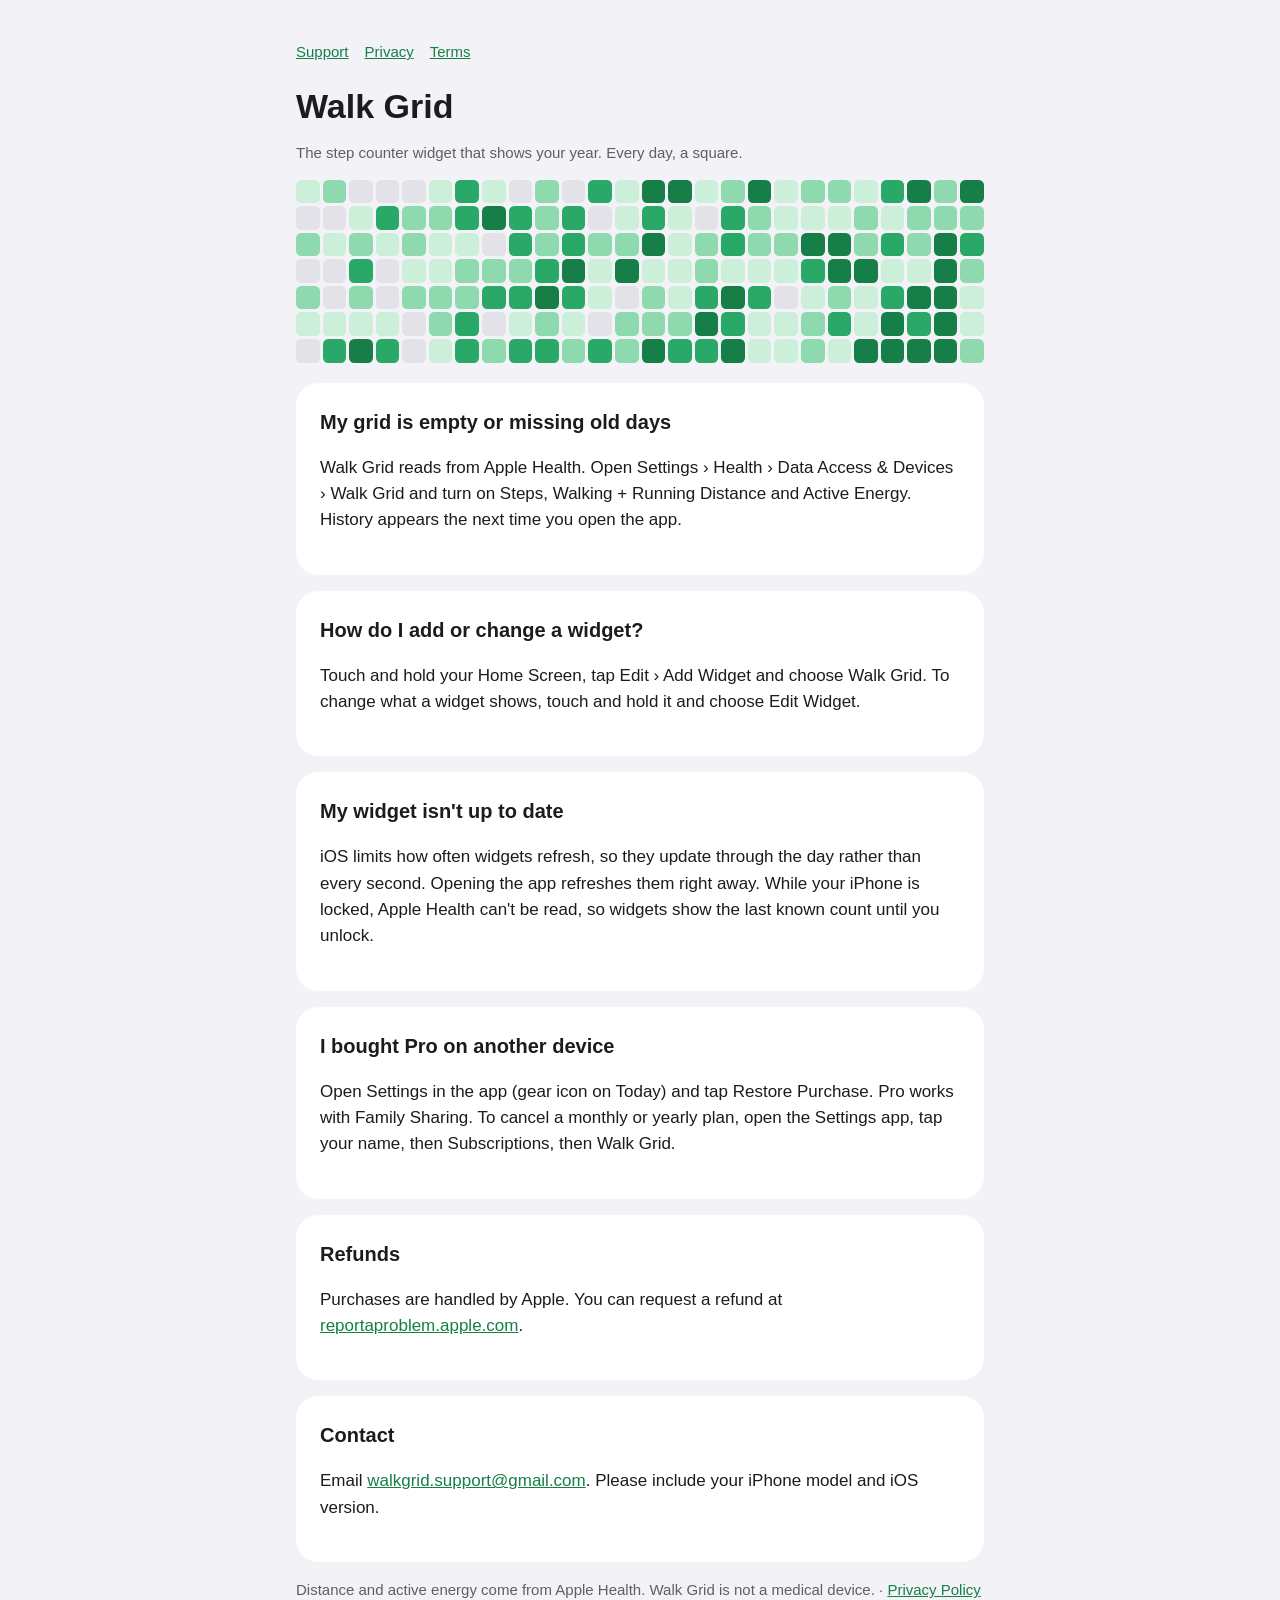
<file: index.html>
<!doctype html>
<html lang="en"><head><meta charset="utf-8"><meta name="viewport" content="width=device-width,initial-scale=1">
<title>Walk Grid — Support</title><link rel="stylesheet" href="style.css"></head>
<body><main>
<nav><a href="index.html">Support</a><a href="privacy.html">Privacy</a><a href="terms.html">Terms</a></nav>
<h1>Walk Grid</h1>
<p class="muted">The step counter widget that shows your year. Every day, a square.</p>
<div class="grid" aria-hidden="true"><i class="l1"></i><i class="l2"></i><i></i><i></i><i></i><i class="l1"></i><i class="l3"></i><i class="l1"></i><i></i><i class="l2"></i><i></i><i class="l3"></i><i class="l1"></i><i class="l4"></i><i class="l4"></i><i class="l1"></i><i class="l2"></i><i class="l4"></i><i class="l1"></i><i class="l2"></i><i class="l2"></i><i class="l1"></i><i class="l3"></i><i class="l4"></i><i class="l2"></i><i class="l4"></i><i></i><i></i><i class="l1"></i><i class="l3"></i><i class="l2"></i><i class="l2"></i><i class="l3"></i><i class="l4"></i><i class="l3"></i><i class="l2"></i><i class="l3"></i><i></i><i class="l1"></i><i class="l3"></i><i class="l1"></i><i></i><i class="l3"></i><i class="l2"></i><i class="l1"></i><i class="l1"></i><i class="l1"></i><i class="l2"></i><i class="l1"></i><i class="l2"></i><i class="l2"></i><i class="l2"></i><i class="l2"></i><i class="l1"></i><i class="l2"></i><i class="l1"></i><i class="l2"></i><i class="l1"></i><i class="l1"></i><i></i><i class="l3"></i><i class="l2"></i><i class="l3"></i><i class="l2"></i><i class="l2"></i><i class="l4"></i><i class="l1"></i><i class="l2"></i><i class="l3"></i><i class="l2"></i><i class="l2"></i><i class="l4"></i><i class="l4"></i><i class="l2"></i><i class="l3"></i><i class="l2"></i><i class="l4"></i><i class="l3"></i><i></i><i></i><i class="l3"></i><i></i><i class="l1"></i><i class="l1"></i><i class="l2"></i><i class="l2"></i><i class="l2"></i><i class="l3"></i><i class="l4"></i><i class="l1"></i><i class="l4"></i><i class="l1"></i><i class="l1"></i><i class="l2"></i><i class="l1"></i><i class="l1"></i><i class="l1"></i><i class="l3"></i><i class="l4"></i><i class="l4"></i><i class="l1"></i><i class="l1"></i><i class="l4"></i><i class="l2"></i><i class="l2"></i><i></i><i class="l2"></i><i></i><i class="l2"></i><i class="l2"></i><i class="l2"></i><i class="l3"></i><i class="l3"></i><i class="l4"></i><i class="l3"></i><i class="l1"></i><i></i><i class="l2"></i><i class="l1"></i><i class="l3"></i><i class="l4"></i><i class="l3"></i><i></i><i class="l1"></i><i class="l2"></i><i class="l1"></i><i class="l3"></i><i class="l4"></i><i class="l4"></i><i class="l1"></i><i class="l1"></i><i class="l1"></i><i class="l1"></i><i class="l1"></i><i></i><i class="l2"></i><i class="l3"></i><i></i><i class="l1"></i><i class="l2"></i><i class="l1"></i><i></i><i class="l2"></i><i class="l2"></i><i class="l2"></i><i class="l4"></i><i class="l3"></i><i class="l1"></i><i class="l1"></i><i class="l2"></i><i class="l3"></i><i class="l1"></i><i class="l4"></i><i class="l3"></i><i class="l4"></i><i class="l1"></i><i></i><i class="l3"></i><i class="l4"></i><i class="l3"></i><i></i><i class="l1"></i><i class="l3"></i><i class="l2"></i><i class="l3"></i><i class="l3"></i><i class="l2"></i><i class="l3"></i><i class="l2"></i><i class="l4"></i><i class="l3"></i><i class="l3"></i><i class="l4"></i><i class="l1"></i><i class="l1"></i><i class="l2"></i><i class="l1"></i><i class="l4"></i><i class="l4"></i><i class="l4"></i><i class="l4"></i><i class="l2"></i></div>

<div class="card"><h2>My grid is empty or missing old days</h2>
<p>Walk Grid reads from Apple Health. Open Settings › Health › Data Access &amp; Devices › Walk Grid and turn on Steps, Walking + Running Distance and Active Energy. History appears the next time you open the app.</p></div>

<div class="card"><h2>How do I add or change a widget?</h2>
<p>Touch and hold your Home Screen, tap Edit › Add Widget and choose Walk Grid. To change what a widget shows, touch and hold it and choose Edit Widget.</p></div>

<div class="card"><h2>My widget isn't up to date</h2>
<p>iOS limits how often widgets refresh, so they update through the day rather than every second. Opening the app refreshes them right away. While your iPhone is locked, Apple Health can't be read, so widgets show the last known count until you unlock.</p></div>

<div class="card"><h2>I bought Pro on another device</h2>
<p>Open Settings in the app (gear icon on Today) and tap Restore Purchase. Pro works with Family Sharing. To cancel a monthly or yearly plan, open the Settings app, tap your name, then Subscriptions, then Walk Grid.</p></div>

<div class="card"><h2>Refunds</h2>
<p>Purchases are handled by Apple. You can request a refund at <a href="https://reportaproblem.apple.com">reportaproblem.apple.com</a>.</p></div>

<div class="card"><h2>Contact</h2>
<p>Email <a href="mailto:walkgrid.support@gmail.com">walkgrid.support@gmail.com</a>. Please include your iPhone model and iOS version.</p></div>
<p class="muted">Distance and active energy come from Apple Health. Walk Grid is not a medical device. · <a href="privacy.html">Privacy Policy</a></p>
</main></body></html>
</file>
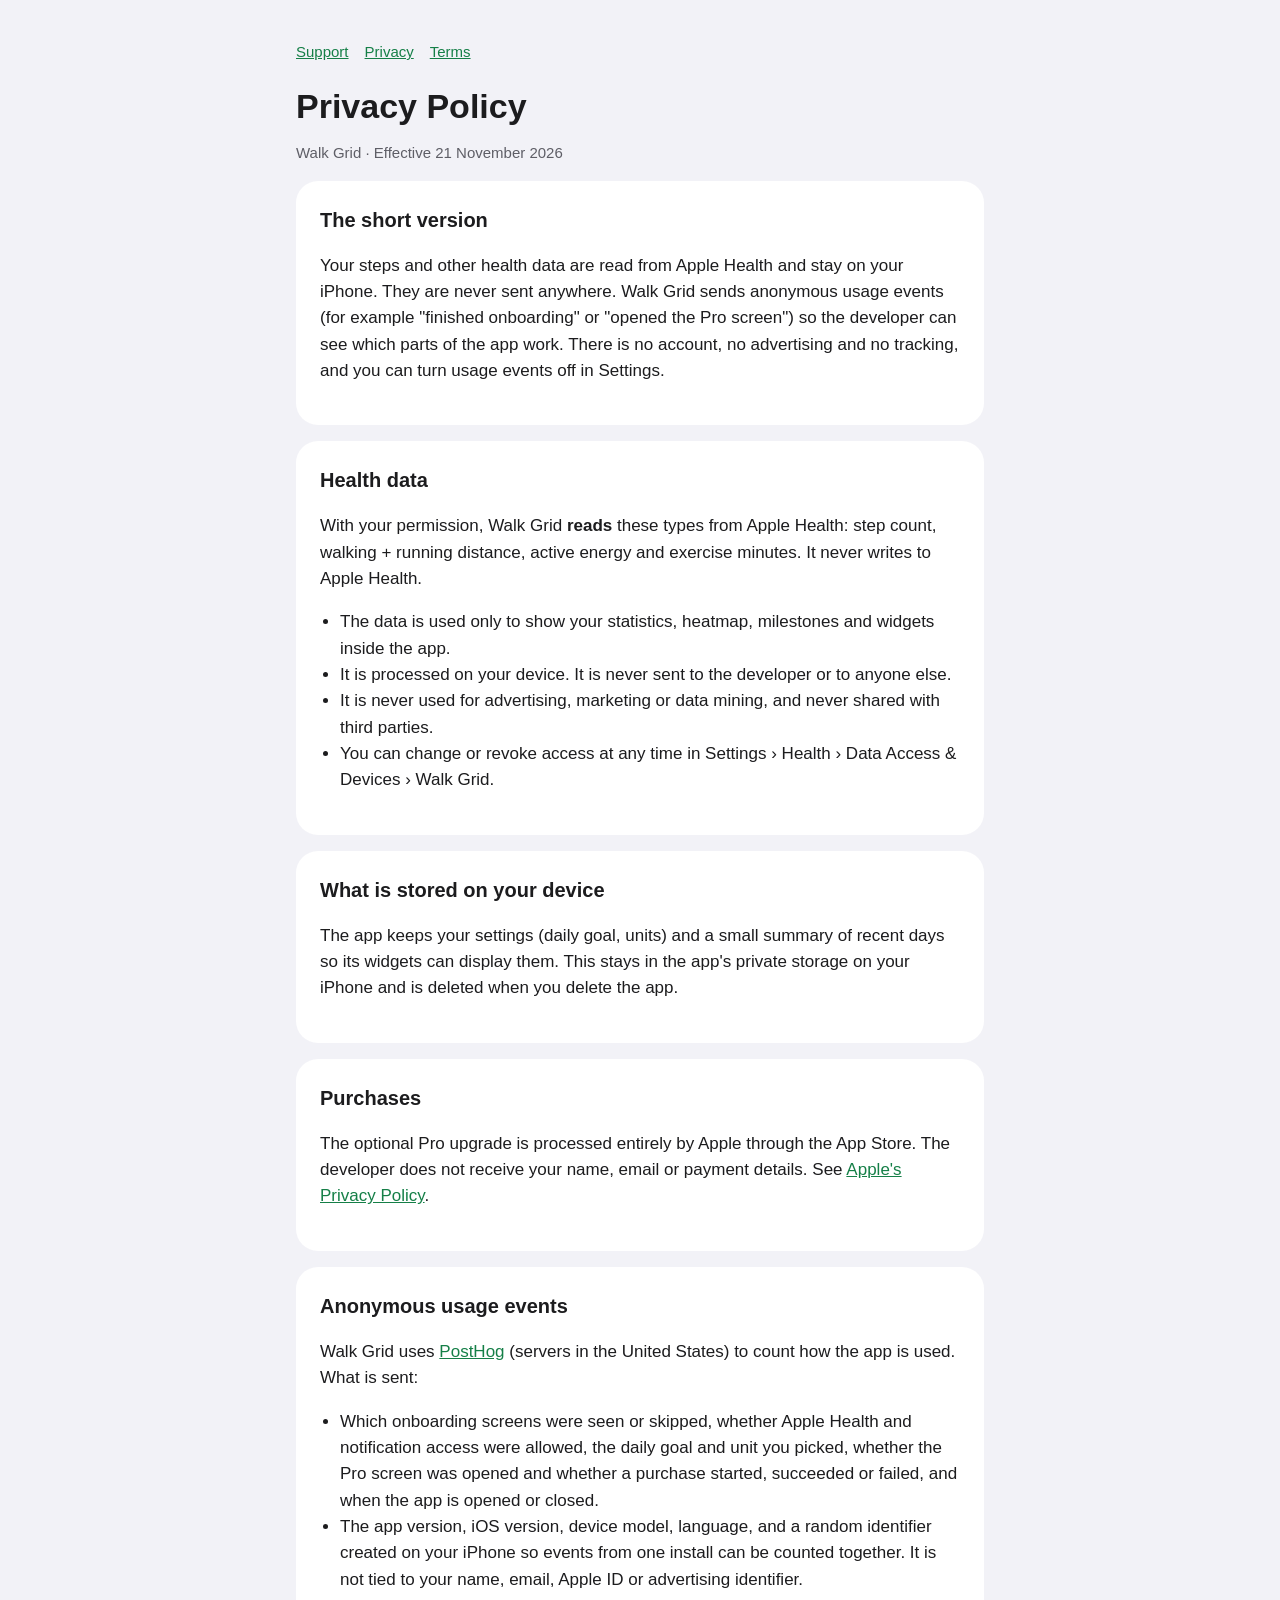
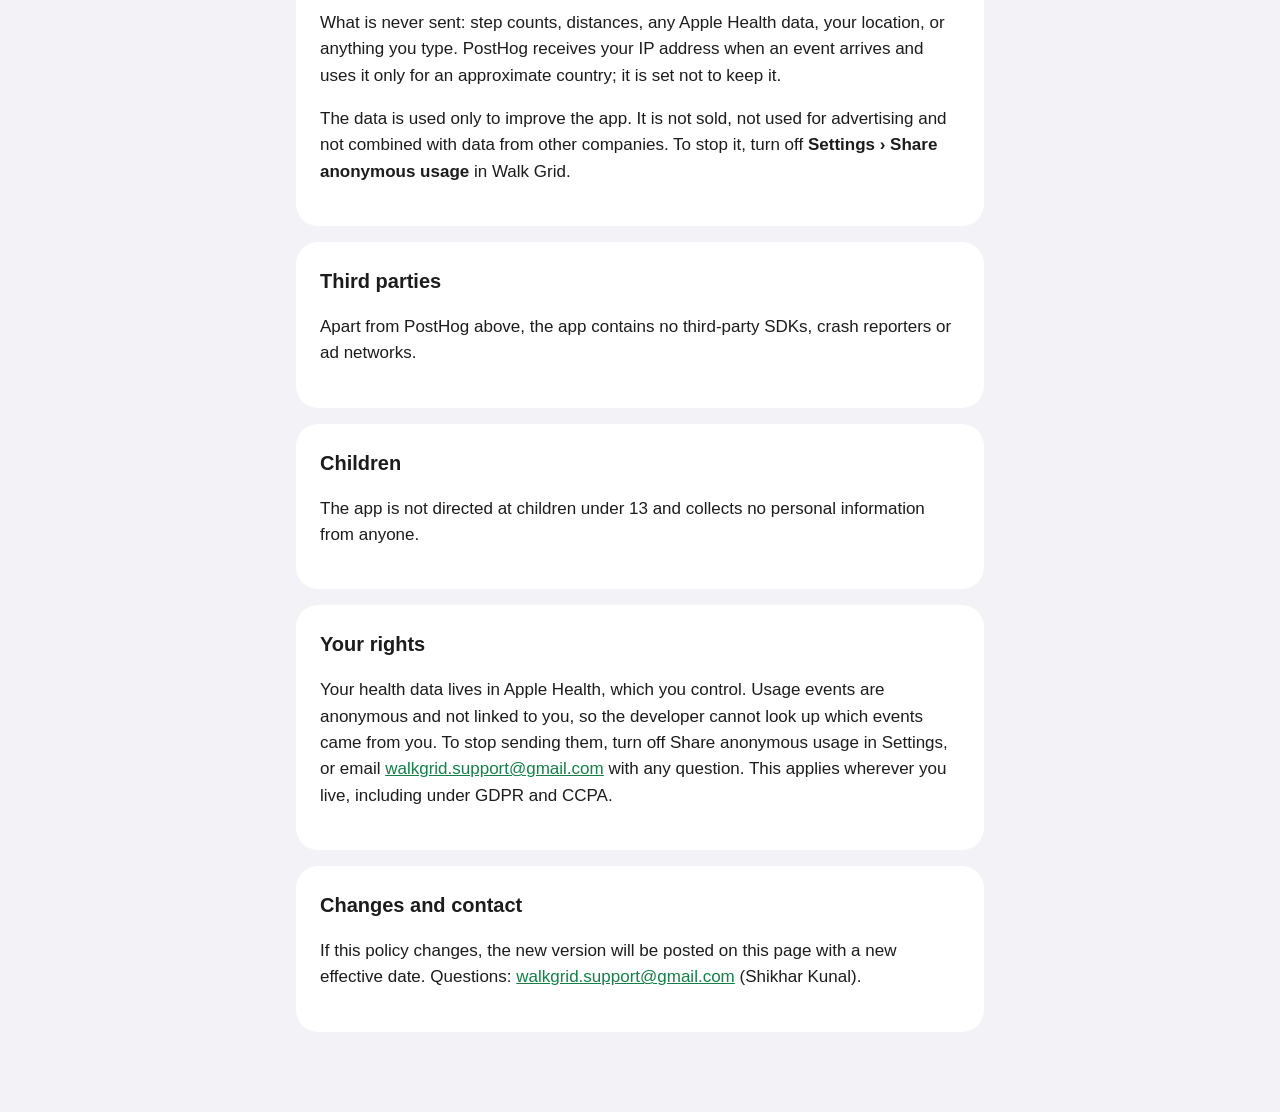
<file: privacy.html>
<!doctype html>
<html lang="en"><head><meta charset="utf-8"><meta name="viewport" content="width=device-width,initial-scale=1">
<title>Privacy Policy — Walk Grid</title><link rel="stylesheet" href="style.css"></head>
<body><main>
<nav><a href="index.html">Support</a><a href="privacy.html">Privacy</a><a href="terms.html">Terms</a></nav>
<h1>Privacy Policy</h1>
<p class="muted">Walk Grid · Effective 21 November 2026</p>

<div class="card">
<h2>The short version</h2>
<p>Your steps and other health data are read from Apple Health and stay on your iPhone. They are never sent anywhere. Walk Grid sends anonymous usage events (for example "finished onboarding" or "opened the Pro screen") so the developer can see which parts of the app work. There is no account, no advertising and no tracking, and you can turn usage events off in Settings.</p>
</div>

<div class="card">
<h2>Health data</h2>
<p>With your permission, Walk Grid <strong>reads</strong> these types from Apple Health: step count, walking + running distance, active energy and exercise minutes. It never writes to Apple Health.</p>
<ul>
<li>The data is used only to show your statistics, heatmap, milestones and widgets inside the app.</li>
<li>It is processed on your device. It is never sent to the developer or to anyone else.</li>
<li>It is never used for advertising, marketing or data mining, and never shared with third parties.</li>
<li>You can change or revoke access at any time in Settings › Health › Data Access &amp; Devices › Walk Grid.</li>
</ul>
</div>

<div class="card">
<h2>What is stored on your device</h2>
<p>The app keeps your settings (daily goal, units) and a small summary of recent days so its widgets can display them. This stays in the app's private storage on your iPhone and is deleted when you delete the app.</p>
</div>

<div class="card">
<h2>Purchases</h2>
<p>The optional Pro upgrade is processed entirely by Apple through the App Store. The developer does not receive your name, email or payment details. See <a href="https://www.apple.com/legal/privacy/">Apple's Privacy Policy</a>.</p>
</div>

<div class="card">
<h2>Anonymous usage events</h2>
<p>Walk Grid uses <a href="https://posthog.com/privacy">PostHog</a> (servers in the United States) to count how the app is used. What is sent:</p>
<ul>
<li>Which onboarding screens were seen or skipped, whether Apple Health and notification access were allowed, the daily goal and unit you picked, whether the Pro screen was opened and whether a purchase started, succeeded or failed, and when the app is opened or closed.</li>
<li>The app version, iOS version, device model, language, and a random identifier created on your iPhone so events from one install can be counted together. It is not tied to your name, email, Apple ID or advertising identifier.</li>
</ul>
<p>What is never sent: step counts, distances, any Apple Health data, your location, or anything you type. PostHog receives your IP address when an event arrives and uses it only for an approximate country; it is set not to keep it.</p>
<p>The data is used only to improve the app. It is not sold, not used for advertising and not combined with data from other companies. To stop it, turn off <strong>Settings › Share anonymous usage</strong> in Walk Grid.</p>
</div>

<div class="card">
<h2>Third parties</h2>
<p>Apart from PostHog above, the app contains no third-party SDKs, crash reporters or ad networks.</p>
</div>

<div class="card">
<h2>Children</h2>
<p>The app is not directed at children under 13 and collects no personal information from anyone.</p>
</div>

<div class="card">
<h2>Your rights</h2>
<p>Your health data lives in Apple Health, which you control. Usage events are anonymous and not linked to you, so the developer cannot look up which events came from you. To stop sending them, turn off Share anonymous usage in Settings, or email <a href="mailto:walkgrid.support@gmail.com">walkgrid.support@gmail.com</a> with any question. This applies wherever you live, including under GDPR and CCPA.</p>
</div>

<div class="card">
<h2>Changes and contact</h2>
<p>If this policy changes, the new version will be posted on this page with a new effective date. Questions: <a href="mailto:walkgrid.support@gmail.com">walkgrid.support@gmail.com</a> (Shikhar Kunal).</p>
</div>
</main></body></html>
</file>
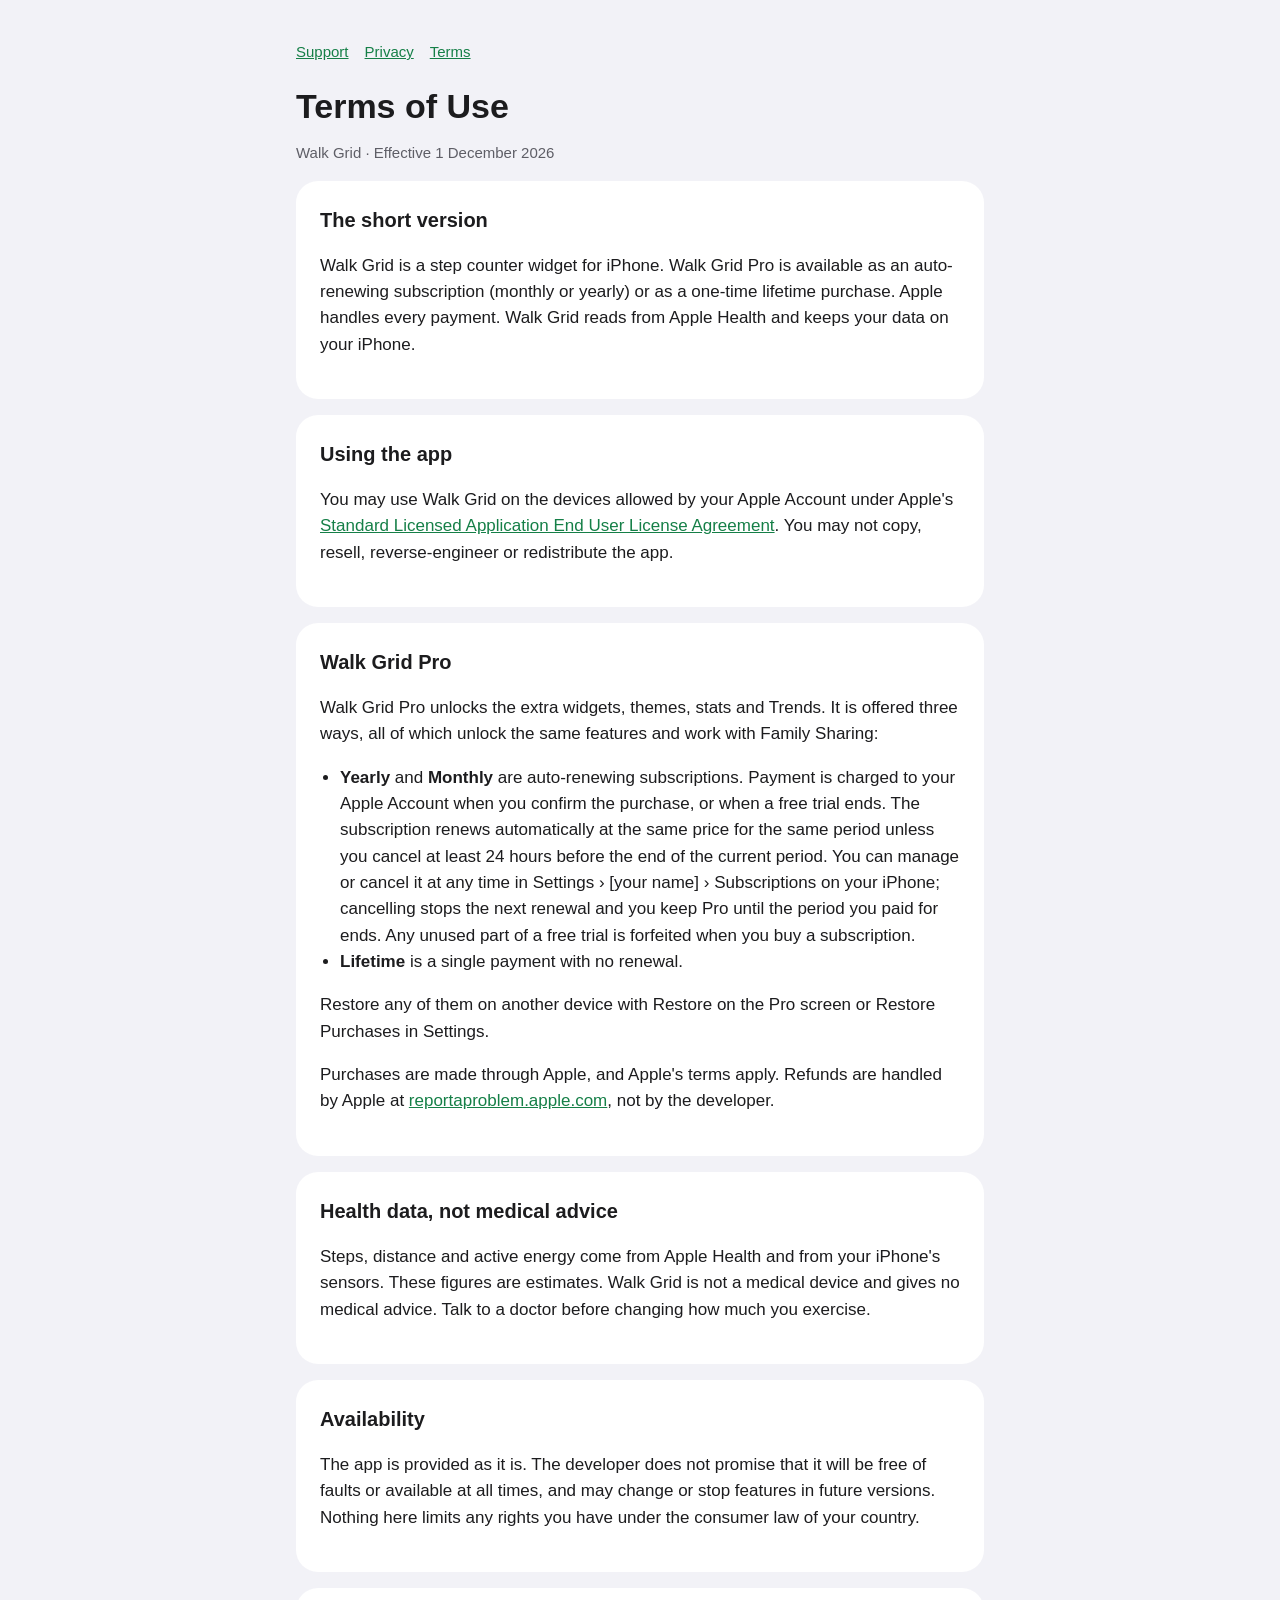
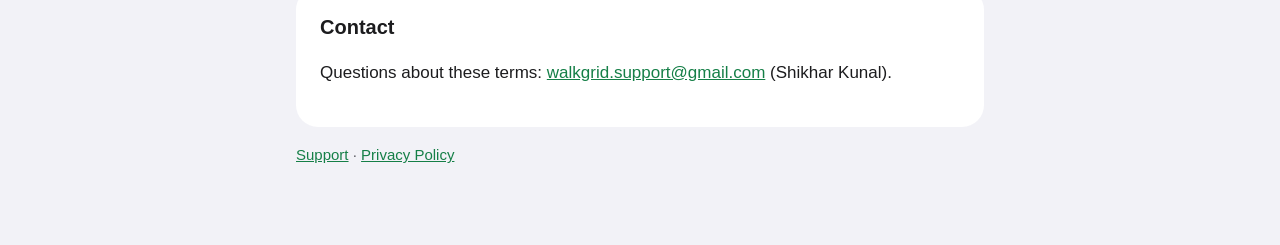
<file: terms.html>
<!doctype html>
<html lang="en"><head><meta charset="utf-8"><meta name="viewport" content="width=device-width,initial-scale=1">
<title>Terms of Use — Walk Grid</title><link rel="stylesheet" href="style.css"></head>
<body><main>
<nav><a href="index.html">Support</a><a href="privacy.html">Privacy</a><a href="terms.html">Terms</a></nav>
<h1>Terms of Use</h1>
<p class="muted">Walk Grid · Effective 1 December 2026</p>

<div class="card">
<h2>The short version</h2>
<p>Walk Grid is a step counter widget for iPhone. Walk Grid Pro is available as an auto-renewing subscription (monthly or yearly) or as a one-time lifetime purchase. Apple handles every payment. Walk Grid reads from Apple Health and keeps your data on your iPhone.</p>
</div>

<div class="card">
<h2>Using the app</h2>
<p>You may use Walk Grid on the devices allowed by your Apple Account under Apple's <a href="https://www.apple.com/legal/internet-services/itunes/dev/stdeula/">Standard Licensed Application End User License Agreement</a>. You may not copy, resell, reverse-engineer or redistribute the app.</p>
</div>

<div class="card">
<h2>Walk Grid Pro</h2>
<p>Walk Grid Pro unlocks the extra widgets, themes, stats and Trends. It is offered three ways, all of which unlock the same features and work with Family Sharing:</p>
<ul>
<li><strong>Yearly</strong> and <strong>Monthly</strong> are auto-renewing subscriptions. Payment is charged to your Apple Account when you confirm the purchase, or when a free trial ends. The subscription renews automatically at the same price for the same period unless you cancel at least 24 hours before the end of the current period. You can manage or cancel it at any time in Settings › [your name] › Subscriptions on your iPhone; cancelling stops the next renewal and you keep Pro until the period you paid for ends. Any unused part of a free trial is forfeited when you buy a subscription.</li>
<li><strong>Lifetime</strong> is a single payment with no renewal.</li>
</ul>
<p>Restore any of them on another device with Restore on the Pro screen or Restore Purchases in Settings.</p>
<p>Purchases are made through Apple, and Apple's terms apply. Refunds are handled by Apple at <a href="https://reportaproblem.apple.com">reportaproblem.apple.com</a>, not by the developer.</p>
</div>

<div class="card">
<h2>Health data, not medical advice</h2>
<p>Steps, distance and active energy come from Apple Health and from your iPhone's sensors. These figures are estimates. Walk Grid is not a medical device and gives no medical advice. Talk to a doctor before changing how much you exercise.</p>
</div>

<div class="card">
<h2>Availability</h2>
<p>The app is provided as it is. The developer does not promise that it will be free of faults or available at all times, and may change or stop features in future versions. Nothing here limits any rights you have under the consumer law of your country.</p>
</div>

<div class="card">
<h2>Contact</h2>
<p>Questions about these terms: <a href="mailto:walkgrid.support@gmail.com">walkgrid.support@gmail.com</a> (Shikhar Kunal).</p>
</div>
<p class="muted"><a href="index.html">Support</a> · <a href="privacy.html">Privacy Policy</a></p>
</main></body></html>
</file>
<file: style.css>
:root{--bg:#f2f2f7;--card:#fff;--ink:#1c1c1e;--muted:#5e5e66;--accent:#157f47;--line:#e2e2e8}
@media (prefers-color-scheme:dark){:root{--bg:#000;--card:#1c1c1e;--ink:#f5f5f7;--muted:#a1a1aa;--accent:#3dd68c;--line:#2c2c2e}}
*{box-sizing:border-box}
body{margin:0;background:var(--bg);color:var(--ink);font:17px/1.55 -apple-system,BlinkMacSystemFont,"SF Pro Text","Segoe UI",Roboto,sans-serif}
main{max-width:720px;margin:0 auto;padding:40px 16px 64px}
.card{background:var(--card);border-radius:22px;padding:24px;margin:16px 0}
h1{font:700 34px/1.15 ui-rounded,-apple-system,"SF Pro Rounded",sans-serif;margin:0 0 6px}
h2{font-size:20px;margin:0 0 8px}
p,li{color:var(--ink)} .muted{color:var(--muted);font-size:15px}
a{color:var(--accent)} ul{padding-left:20px}
.grid{display:grid;grid-template-columns:repeat(26,1fr);gap:3px;margin:8px 0 20px}
.grid i{aspect-ratio:1;border-radius:22%;background:var(--line)}
.grid i.l1{background:#cbefd9}.grid i.l2{background:#8fd9ae}.grid i.l3{background:#2aa867}.grid i.l4{background:var(--accent)}
@media (prefers-color-scheme:dark){.grid i.l1{background:#123d29}.grid i.l2{background:#1a6b42}.grid i.l3{background:#25a562}}
nav{display:flex;gap:16px;font-size:15px;margin-bottom:24px}
</file>
